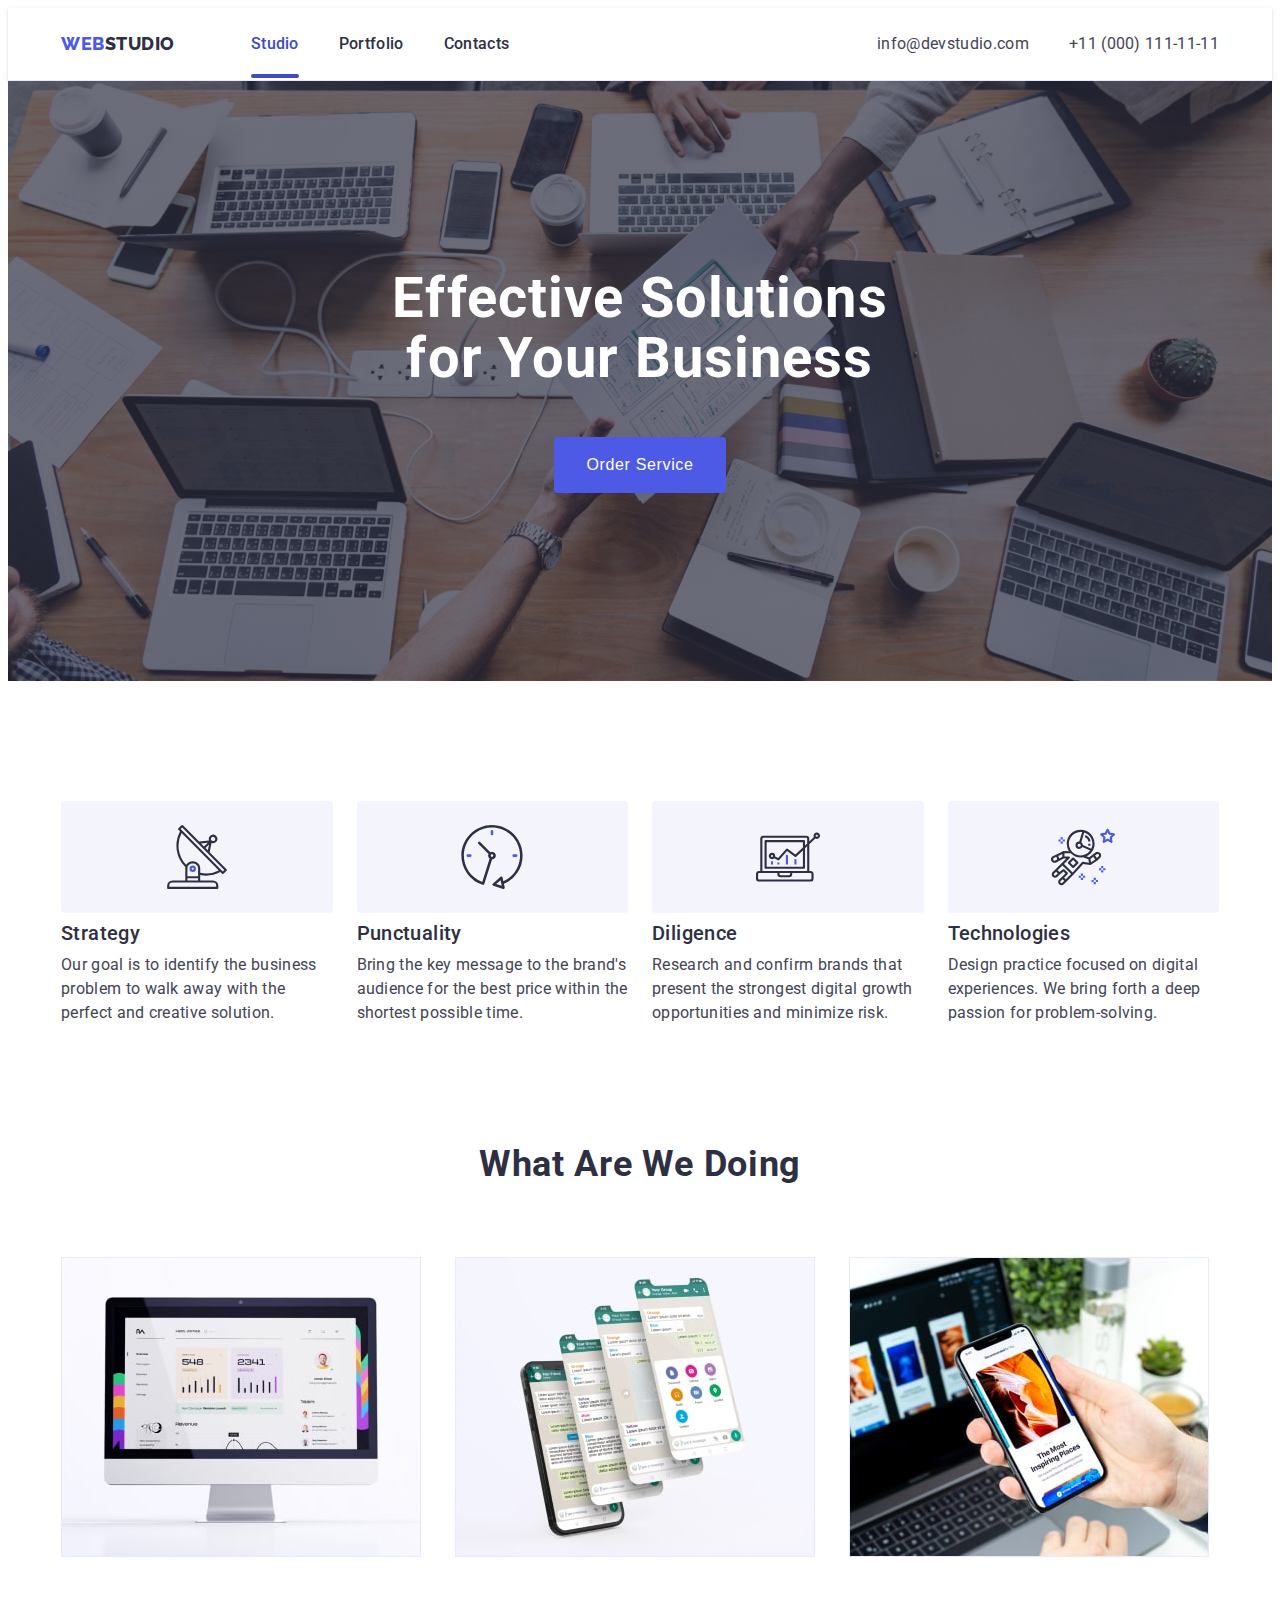
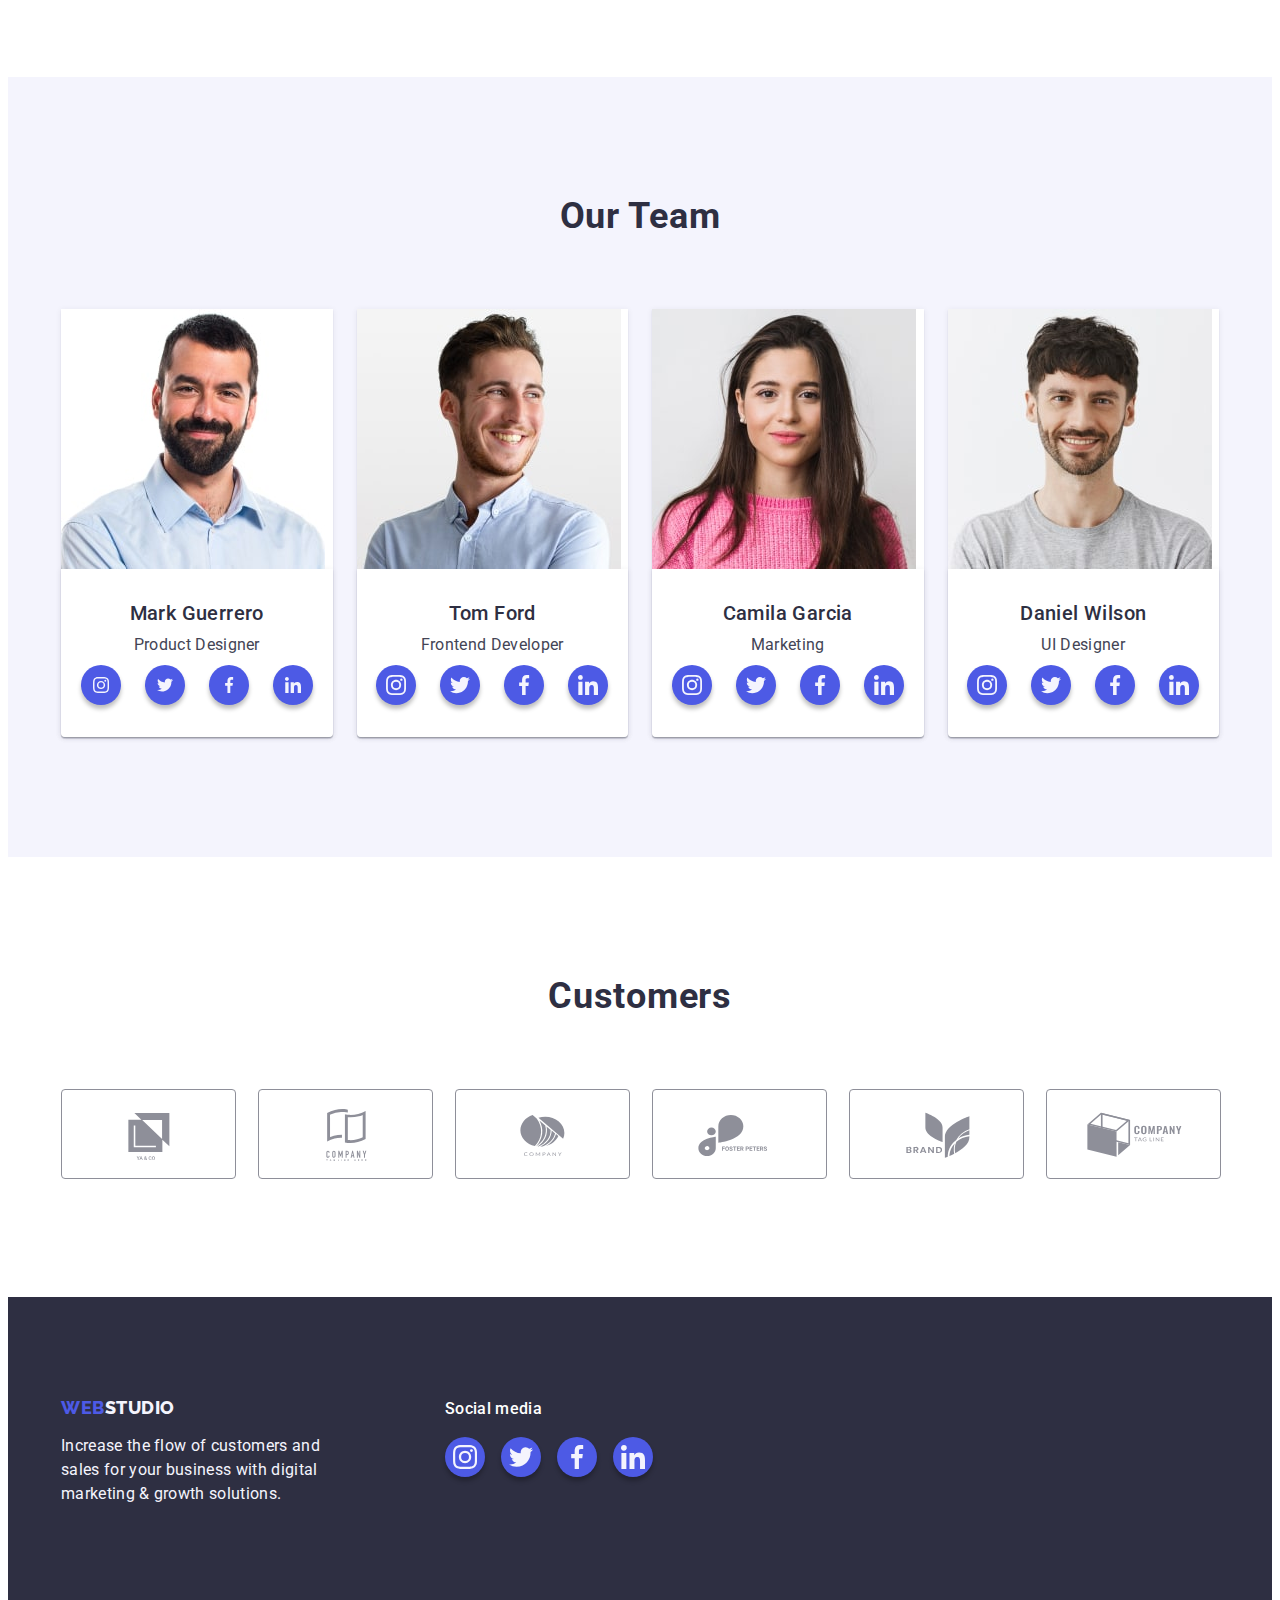
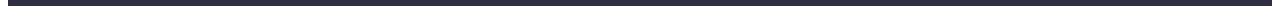
<file: index.html>
<!DOCTYPE html>
<html lang="en">
    <head>
        <meta charset="UTF-8">
        <meta http-equiv="X-UA-Compatible" content="IE=edge">
        <meta name="viewport" content="width=device-width, initial-scale=1.0">
        <title>Web Studio</title>
        <link rel="preconnect" href="https://fonts.googleapis.com">
        <link rel="preconnect" href="https://fonts.gstatic.com" crossorigin>
        <link href="https://fonts.googleapis.com/css2?family=Raleway:wght@800&family=Roboto:wght@400;500;700;900&display=swap"
            rel="stylesheet">
        <link rel="stylesheet" href="https://cdnjs.cloudflare.com/ajax/libs/modern-normalize/2.0.0/modern-normalize.min.css"
            integrity="sha512-4xo8blKMVCiXpTaLzQSLSw3KFOVPWhm/TRtuPVc4WG6kUgjH6J03IBuG7JZPkcWMxJ5huwaBpOpnwYElP/m6wg=="
            crossorigin="anonymous" referrerpolicy="no-referrer" />
        <link rel="stylesheet" href="./css/styles.css">
    </head>

    <body>
        <header class="header">
            <div class="container header-container">
                <nav class="header-nav">
                    <a href="./index.html" class="header-logo link">
                        Web<span class="header-logo-last">Studio</span>
                    </a>

                    <ul class="list header-menu">
                        <li><a href="./index.html" class="link header-menu-item current">Studio</a></li>
                        <li><a href="./portfolio.html" class="link header-menu-item">Portfolio</a></li>
                        <li><a href="" class="link header-menu-item">Contacts</a></li>
                    </ul>
                </nav>

                <address>
                    <ul class="list header-address">
                        <li><a href="mailto:info@devstudio.com" class="header-address-item link">info@devstudio.com</a></li>
                        <li><a href="tel:+110001111111" class="header-address-item link">+11 (000) 111-11-11</a></li>
                    </ul>
                </address>
            </div>
        </header>

        <main>
            <section class="hero">
                <div class="container">
                    <h1 class="hero-title">Effective Solutions for Your Business</h1>
                    <button type="button" class="hero-bottom-text" data-modal-open>Order Service</button>
                </div>
            </section>

            <section class="feature">
                <div class="container">
                    <h2 class="visually-hidden">Solutions</h2>

                    <ul class="list feature-list">
                        <li class="item">
                            <div class="feature-icon">
                                <svg class="team-soc-icon" width="64" height="64">
                                    <use href="./images/icons.svg#icon-antenna"></use>
                                </svg>
                            </div>
                            <h3 class="feature-list-head">Strategy</h3>
                            <p class="feature-item">
                                Our goal is to identify the business problem to walk away with the perfect and creative solution.
                            </p>
                        </li>

                        <li class="item">
                            <div class="feature-icon">
                                <svg class="team-soc-icon" width="64" height="64">
                                    <use href="./images/icons.svg#icon-clock"></use>
                                </svg>
                            </div>
                            <h3 class="feature-list-head">Punctuality</h3>
                            <p class="feature-item">
                                Bring the key message to the brand's audience for the best price within the shortest possible time.
                            </p>
                        </li>

                        <li class="item">
                            <div class="feature-icon">
                                <svg class="team-soc-icon" width="64" height="64">
                                    <use href="./images/icons.svg#icon-diagram"></use>
                                </svg>
                            </div>
                            <h3 class="feature-list-head">Diligence</h3>
                            <p class="feature-item">
                                Research and confirm brands that present the strongest digital growth opportunities and minimize risk.
                            </p>
                        </li>

                        <li class="item">
                            <div class="feature-icon">
                                <svg class="team-soc-icon" width="64" height="64">
                                    <use href="./images/icons.svg#icon-astronaut"></use>
                                </svg>
                            </div>
                            <h3 class="feature-list-head">Technologies</h3>
                            <p class="feature-item">
                                Design practice focused on digital experiences. We bring forth a deep passion for problem-solving.
                            </p>
                        </li>
                    </ul>
                </div>
            </section>

            <section class="doing">
                <div class="container">
                    <h2 class="doing-head">What are we doing</h2>
                    <ul class="link list doing-list">
                        <li class="item">
                            <img src="./images/doing/doing1.jpg" alt="Desktop" width="360" height="300" />
                        </li>

                        <li class="item">
                            <img src="./images/doing/doing2.jpg" alt="App for Mobile" width="360" height="300" />
                        </li>

                        <li class="item">
                            <img src="./images/doing/doing3.jpg" alt="Laptop" width="360" height="300" />
                        </li>
                    </ul>
                </div>
            </section>

            <section class="team">
                <div class="container">
                    <h2 class="team-head">Our Team</h2>

                    <ul class="list team-list">
                        <li class="team-list-item">
                            <img src="./images/team/team1.jpg" alt="Mark Guerrero" width="264" height="260" />
                            <div class="team-list-name">
                                <h3 class="team-h">Mark Guerrero</h3>
                                <p class="team-p">Product Designer</p>

                                <ul class="team-soc-list list">
                                    <li class="team-soc-item">
                                        <a href="" class="team-soc-link link" target="_blank" rel="noopener noreferrer">
                                            <svg class="team-soc-icon" width="16" height="16">
                                                <use href="./images/icons.svg#icon-instagram"></use>
                                            </svg>
                                        </a>
                                    </li>

                                    <li class="team-soc-item">
                                        <a href="" class="team-soc-link link" target="_blank" rel="noopener noreferrer">
                                            <svg class="team-soc-icon" width="16" height="16">
                                                <use href="./images/icons.svg#icon-twitter"></use>
                                            </svg>
                                        </a>
                                    </li>

                                    <li class="team-soc-item">
                                        <a href="" class="team-soc-link link" target="_blank" rel="noopener noreferrer">
                                            <svg class="team-soc-icon" width="16" height="16">
                                                <use href="./images/icons.svg#icon-facebook"></use>
                                            </svg>
                                        </a>
                                    </li>

                                    <li class="team-soc-item">
                                        <a href="" class="team-soc-link link" target="_blank" rel="noopener noreferrer">
                                            <svg class="team-soc-icon" width="16" height="16">
                                                <use href="./images/icons.svg#icon-linkedin"></use>
                                            </svg>
                                        </a>
                                    </li>
                                </ul>
                            </div>
                        </li>

                        <li class="team-list-item">
                            <img src="./images/team/team2.jpg" alt="Tom Ford" width="264" height="260" />
                            <div class="team-list-name">
                                <h3 class="team-h">Tom Ford</h3>
                                <p class="team-p">Frontend Developer</p>

                                <ul class="team-soc-list list">
                                    <li class="team-soc-item">
                                        <a href="" class="team-soc-link link" target="_blank" rel="noopener noreferrer">
                                            <svg class="team-soc-icon" width="20" height="20">
                                                <use href="./images/icons.svg#icon-instagram"></use>
                                            </svg>
                                        </a>
                                    </li>

                                    <li class="team-soc-item">
                                        <a href="" class="team-soc-link link" target="_blank" rel="noopener noreferrer">
                                            <svg class="team-soc-icon" width="20" height="20">
                                                <use href="./images/icons.svg#icon-twitter"></use>
                                            </svg>
                                        </a>
                                    </li>

                                    <li class="team-soc-item">
                                        <a href="" class="team-soc-link link" target="_blank" rel="noopener noreferrer">
                                            <svg class="team-soc-icon" width="20" height="20">
                                                <use href="./images/icons.svg#icon-facebook"></use>
                                            </svg>
                                        </a>
                                    </li>

                                    <li class="team-soc-item">
                                        <a href="" class="team-soc-link link" target="_blank" rel="noopener noreferrer">
                                            <svg class="team-soc-icon" width="20" height="20">
                                                <use href="./images/icons.svg#icon-linkedin"></use>
                                            </svg>
                                        </a>
                                    </li>
                                </ul>
                            </div>
                        </li>

                        <li class="team-list-item">
                            <img src="./images/team/team3.jpg" alt="Camila Garcia" width="264" height="260" />
                            <div class="team-list-name">
                                <h3 class="team-h">Camila Garcia</h3>
                                <p class="team-p">Marketing</p>

                                <ul class="team-soc-list list">
                                    <li class="team-soc-item">
                                        <a href="" class="team-soc-link link" target="_blank" rel="noopener noreferrer">
                                            <svg class="team-soc-icon" width="20" height="20">
                                                <use href="./images/icons.svg#icon-instagram"></use>
                                            </svg>
                                        </a>
                                    </li>

                                    <li class="team-soc-item">
                                        <a href="" class="team-soc-link link" target="_blank" rel="noopener noreferrer">
                                            <svg class="team-soc-icon" width="20" height="20">
                                                <use href="./images/icons.svg#icon-twitter"></use>
                                            </svg>
                                        </a>
                                    </li>

                                    <li class="team-soc-item">
                                        <a href="" class="team-soc-link link" target="_blank" rel="noopener noreferrer">
                                            <svg class="team-soc-icon" width="20" height="20">
                                                <use href="./images/icons.svg#icon-facebook"></use>
                                            </svg>
                                        </a>
                                    </li>

                                    <li class="team-soc-item">
                                        <a href="" class="team-soc-link link" target="_blank" rel="noopener noreferrer">
                                            <svg class="team-soc-icon" width="20" height="20">
                                                <use href="./images/icons.svg#icon-linkedin"></use>
                                            </svg>
                                        </a>
                                    </li>
                                </ul>
                            </div>
                        </li>

                        <li class="team-list-item">
                            <img src="./images/team/team4.jpg" alt="Daniel Wilson" width="264" height="260" />
                            <div class="team-list-name">
                                <h3 class="team-h">Daniel Wilson</h3>
                                <p class="team-p">UI Designer</p>

                                <ul class="team-soc-list list">
                                    <li class="team-soc-item">
                                        <a href="" class="team-soc-link link" target="_blank" rel="noopener noreferrer">
                                            <svg class="team-soc-icon" width="20" height="20">
                                                <use href="./images/icons.svg#icon-instagram"></use>
                                            </svg>
                                        </a>
                                    </li>

                                    <li class="team-soc-item">
                                        <a href="" class="team-soc-link link" target="_blank" rel="noopener noreferrer">
                                            <svg class="team-soc-icon" width="20" height="20">
                                                <use href="./images/icons.svg#icon-twitter"></use>
                                            </svg>
                                        </a>
                                    </li>

                                    <li class="team-soc-item">
                                        <a href="" class="team-soc-link link" target="_blank" rel="noopener noreferrer">
                                            <svg class="team-soc-icon" width="20" height="20">
                                                <use href="./images/icons.svg#icon-facebook"></use>
                                            </svg>
                                        </a>
                                    </li>

                                    <li class="team-soc-item">
                                        <a href="" class="team-soc-link link" target="_blank" rel="noopener noreferrer">
                                            <svg class="team-soc-icon" width="20" height="20">
                                                <use href="./images/icons.svg#icon-linkedin"></use>
                                            </svg>
                                        </a>
                                    </li>
                                </ul>
                            </div>
                        </li>
                    </ul>
                </div>
            </section>

            <section class="customers">
                <div class="container">
                    <h2 class="header-customers">Customers</h2>

                    <ul class="customers-list list">
                        <li class="item">
                            <a href="" class="customers-link link">
                                <svg class="customers-icon" width = '104' height = '56'>
                                    <use href="./images/icons.svg#icon-Logo_customer1"></use>
                                </svg>
                            </a>
                        </li>

                        <li class="item">
                            <a href="" class="customers-link link">
                                <svg class="customers-icon" width = '104' height = '56'>
                                    <use href="./images/icons.svg#icon-Logo_customer2"></use>
                                </svg>
                            </a>
                        </li>

                        <li class="item">
                            <a href="" class="customers-link link">
                                <svg class="customers-icon" width = '104' height = '56'>
                                    <use href="./images/icons.svg#icon-Logo_customer3"></use>
                                </svg>
                            </a>
                        </li>

                        <li class="item">
                            <a href="" class="customers-link link">
                                <svg class="customers-icon" width = '104' height = '56'>
                                    <use href="./images/icons.svg#icon-Logo_customer4"></use>
                                </svg>
                            </a>
                        </li>

                        <li class="item">
                            <a href="" class="customers-link link">
                                <svg class="customers-icon" width = '104' height = '56'>
                                    <use href="./images/icons.svg#icon-Logo_customer5"></use>
                                </svg>
                            </a>
                        </li>

                        <li class="item">
                            <a href="" class="customers-link link">
                                <svg class="customers-icon" width = '104' height = '56'>
                                    <use href="./images/icons.svg#icon-Logo_customer6"></use>
                                </svg>
                            </a>
                        </li>
                    </ul>
                </div>
            </section>
        </main>

        <footer class="footer">
            <div class="container footer-container">
        
                <div class="container footer-blok">
                    <a href="./index.html" class="footer-logo link">
                        Web<span class="footer-logo-last">Studio</span>
                    </a>
                    <p class="footer-title">
                        Increase the flow of customers and sales for your business with digital marketing & growth solutions.
                    </p>
                </div>
        
                <div class="container footer-blok">
                    <p class="footer-h">Social media</p>
                    
                    <ul class="footer-list list">
                        <li class="footer-item">
                            <a href="" class="footer-link link" target="_blank" rel="noopener noreferrer">
                                <svg class="footer-icon" width="24" height="24">
                                    <use href="./images/icons.svg#icon-instagram"></use>
                                </svg>
                            </a>
                        </li>
        
                        <li class="footer-item">
                            <a href="" class="footer-link link" target="_blank" rel="noopener noreferrer">
                                <svg class="footer-icon" width="24" height="24">
                                    <use href="./images/icons.svg#icon-twitter"></use>
                                </svg>
                            </a>
                        </li>
        
                        <li class="footer-item">
                            <a href="" class="footer-link link" target="_blank" rel="noopener noreferrer">
                                <svg class="footer-icon" width="24" height="24">
                                    <use href="./images/icons.svg#icon-facebook"></use>
                                </svg>
                            </a>
                        </li>
        
                        <li class="footer-item">
                            <a href="" class="footer-link link" target="_blank" rel="noopener noreferrer">
                                <svg class="footer-icon" width="24" height="24">
                                    <use href="./images/icons.svg#icon-linkedin"></use>
                                </svg>
                            </a>
                        </li>
                    </ul>
                </div>
        
            </div>
        </footer>

        <div class="backdrop is-hidden" data-modal>
            <div class="modal">
                <button type="button" class="modal-close" data-modal-close>
                    <svg class="modal-close-icon" width="8" height="8">
                        <use href="./images/icons.svg#close-icon"></use>
                    </svg>
                </button>
            </div>
        </div>

        <script src="./js/modal.js"></script>
    </body>
</html>
</file>
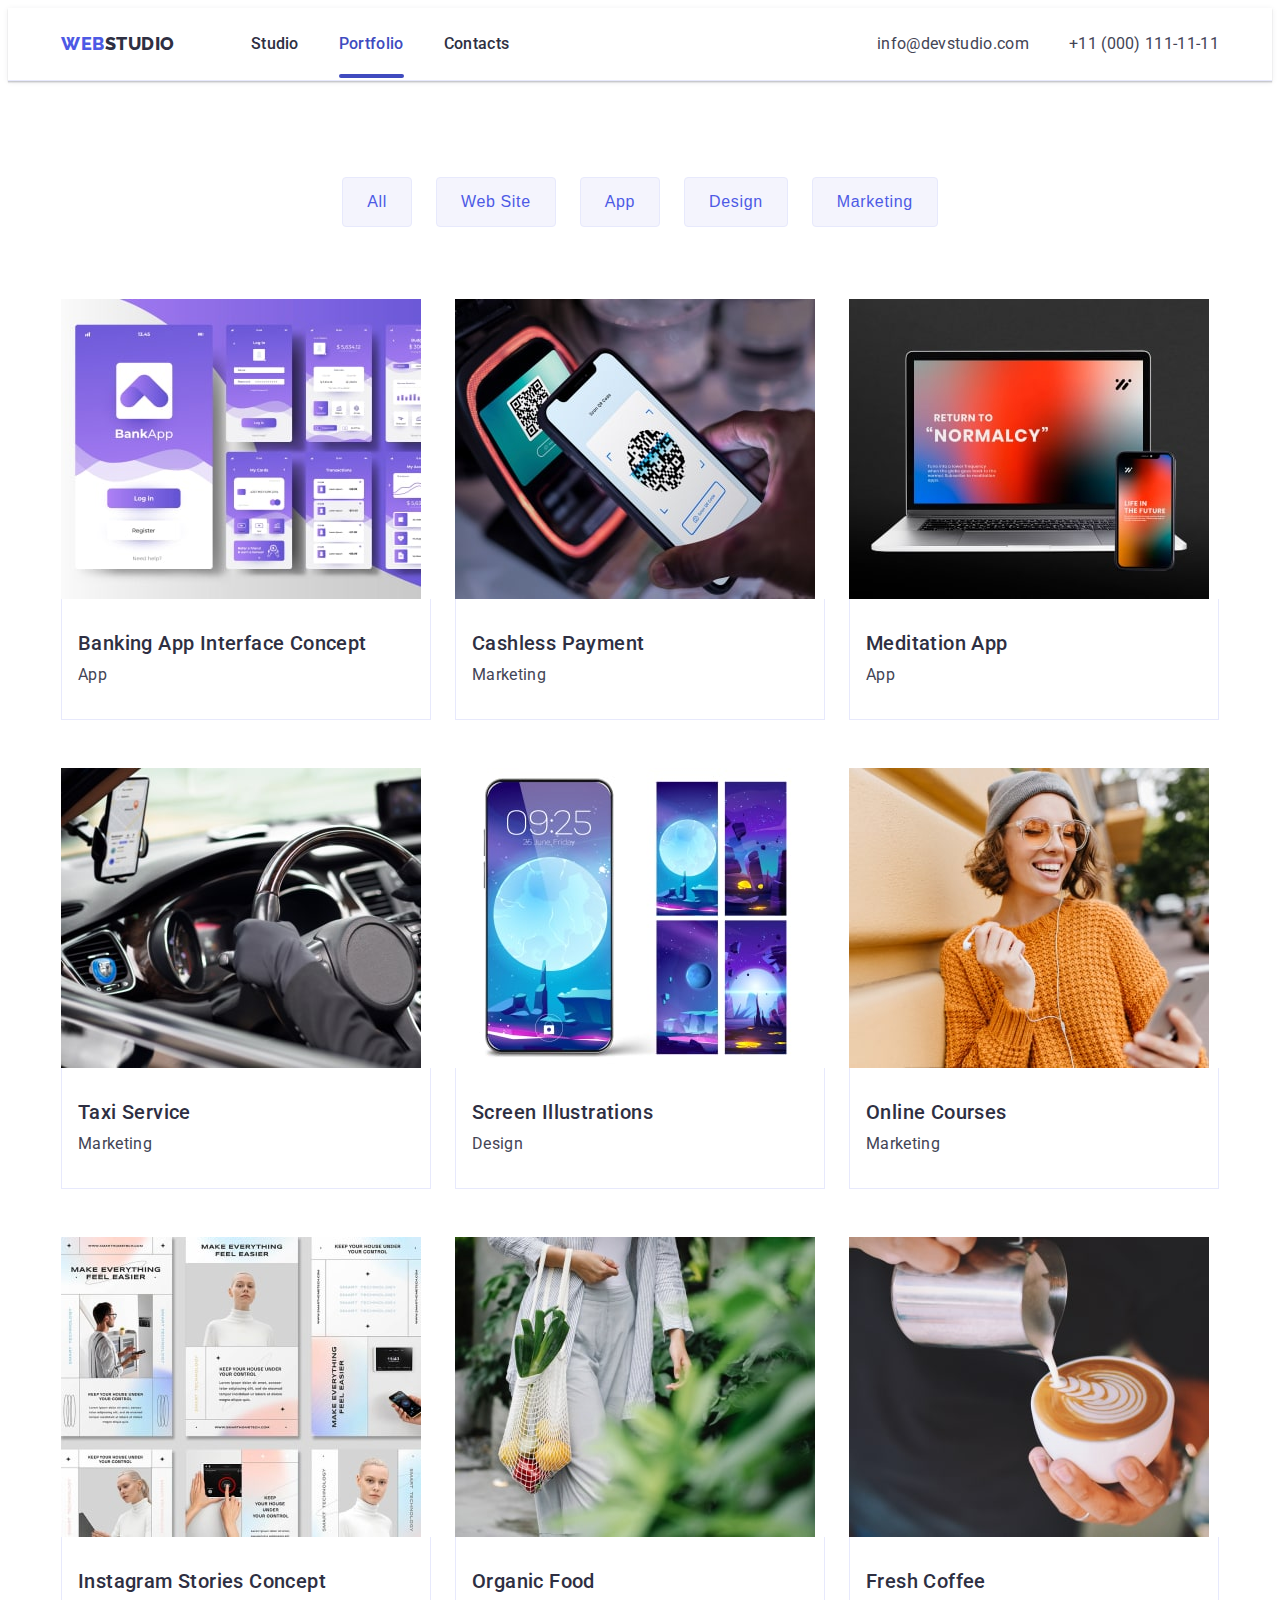
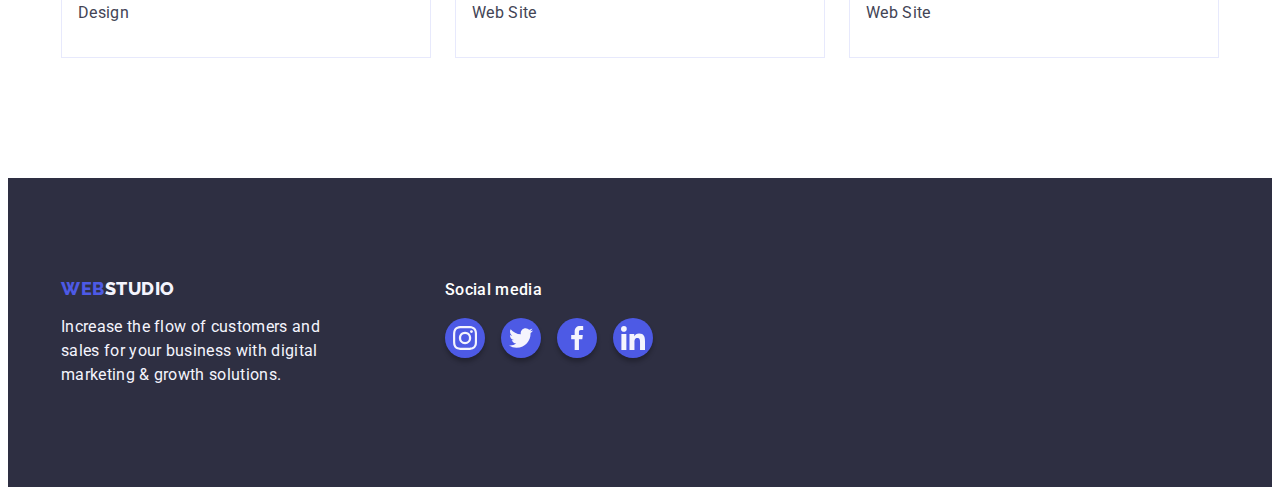
<file: portfolio.html>
<!DOCTYPE html>
<html lang="en">

    <head>
        <meta charset="UTF-8">
        <meta http-equiv="X-UA-Compatible" content="IE=edge">
        <meta name="viewport" content="width=device-width, initial-scale=1.0">
        <title>Web Studio</title>
        <link rel="preconnect" href="https://fonts.googleapis.com">
        <link rel="preconnect" href="https://fonts.gstatic.com" crossorigin>
        <link href="https://fonts.googleapis.com/css2?family=Raleway:wght@800&family=Roboto:wght@400;500;700;900&display=swap"
            rel="stylesheet">
        <link rel="stylesheet" href="https://cdnjs.cloudflare.com/ajax/libs/modern-normalize/2.0.0/modern-normalize.min.css"
            integrity="sha512-4xo8blKMVCiXpTaLzQSLSw3KFOVPWhm/TRtuPVc4WG6kUgjH6J03IBuG7JZPkcWMxJ5huwaBpOpnwYElP/m6wg=="
            crossorigin="anonymous" referrerpolicy="no-referrer">
        <link rel="stylesheet" href="./css/styles.css">
    </head>

    <body>
        
        <header class="header">
            <div class="container header-container">
                <nav class="header-nav">
                    <a href="./index.html" class="header-logo link">
                        Web<span class="header-logo-last">Studio</span>
                    </a>

                    <ul class="list header-menu">
                        <li><a href="./index.html" class="link header-menu-item">Studio</a></li>
                        <li><a href="./portfolio.html" class="link header-menu-item current">Portfolio</a></li>
                        <li><a href="" class="link header-menu-item">Contacts</a></li>
                    </ul>
                </nav>
                
                <address>
                    <ul class="list header-address">
                        <li><a href="mailto:info@devstudio.com" class="header-address-item link">info@devstudio.com</a></li>
                        <li><a href="tel:+110001111111" class="header-address-item link">+11 (000) 111-11-11</a></li>
                    </ul>
                </address>
            </div>
        </header>

        <main>
            <section class="filter">
                <div class="container">
                    <h1 class="visually-hidden">Portfolio</h1>
                    <ul class="list filter-list">
                        <li><button type="button" class="filter-btn">All</button></li>
                        <li><button type="button" class="filter-btn">Web Site</button></li>
                        <li><button type="button" class="filter-btn">App</button></li>
                        <li><button type="button" class="filter-btn">Design</button></li>
                        <li><button type="button" class="filter-btn">Marketing</button></li>
                    </ul>

                    <ul class="list link card-list">
                        <li class="link item">
                            <a href="" class="link card-list-project">
                                <div class="card-cover-wrap">
                                    <img src="./images/portfolio/BankingApp221-min.jpg" alt="Banking App Interface Concept" width="360" height="300" />
                                    <p class="card-cover-text">
                                        14 Stylish and User-Friendly App Design Concepts · Task Manager App · Calorie Tracker App · Exotic Fruit Ecommerce App ·
                                        Cloud Storage App
                                    </p>
                                </div>

                                <div class="card-list-container">
                                    <h2 class="card-list-h">Banking App Interface Concept</h2>
                                    <p class="card-list-p">App</p>
                                </div>
                            </a>
                        </li>

                        <li class="link item">
                            <a href="" class="link card-list-project">
                                <div class="card-cover-wrap">
                                    <img src="./images/portfolio/CashlessPayment222-min.jpg" alt="Cashless Payment" width="360" height="300" />
                                    <p class="card-cover-text">
                                        14 Stylish and User-Friendly App Design Concepts · Task Manager App · Calorie Tracker App · Exotic Fruit Ecommerce App ·
                                        Cloud Storage App
                                    </p>
                                </div>
                                
                                <div class="card-list-container">
                                    <h2 class="card-list-h">Cashless Payment</h2>
                                    <p class="card-list-p">Marketing</p>
                                </div>
                            </a>
                        </li>

                        <li class="link item">
                            <a href="" class="link card-list-project">
                                <div class="card-cover-wrap">
                                    <img src="./images/portfolio/Medition223-min.jpg" alt="Meditation App" width="360" height="300" />
                                    <p class="card-cover-text">
                                        14 Stylish and User-Friendly App Design Concepts · Task Manager App · Calorie Tracker App · Exotic Fruit
                                        Ecommerce App ·
                                        Cloud Storage App
                                    </p>
                                </div>

                                <div class="card-list-container">
                                    <h2 class="card-list-h">Meditation App</h2>
                                    <p class="card-list-p">App</p>
                                </div>
                            </a>
                        </li>

                        <li class="link item">
                            <a href="" class="link card-list-project">
                                <div class="card-cover-wrap">
                                    <img src="./images/portfolio/TaxiService231-min.jpg" alt="Taxi Service" width="360" height="300" />
                                    <p class="card-cover-text">
                                        14 Stylish and User-Friendly App Design Concepts · Task Manager App · Calorie Tracker App · Exotic Fruit
                                        Ecommerce App ·
                                        Cloud Storage App
                                    </p>
                                </div>

                                <div class="card-list-container">
                                    <h2 class="card-list-h">Taxi Service</h2>
                                    <p class="card-list-p">Marketing</p>
                                </div>
                            </a>
                        </li>

                        <li class="link item">
                            <a href="" class="link card-list-project">
                                <div class="card-cover-wrap">
                                    <img src="./images/portfolio/ScreenIllusrations232-min.jpg" alt="Screen Illustrations" width="360" height="300" />
                                    <p class="card-cover-text">
                                        14 Stylish and User-Friendly App Design Concepts · Task Manager App · Calorie Tracker App · Exotic Fruit
                                        Ecommerce App ·
                                        Cloud Storage App
                                    </p>
                                </div>

                                <div class="card-list-container">
                                    <h2 class="card-list-h">Screen Illustrations</h2>
                                    <p class="card-list-p">Design</p>
                                </div>
                            </a>
                        </li>

                        <li class="link item">
                            <a href="" class="link card-list-project">
                                <div class="card-cover-wrap">
                                    <img src="./images/portfolio/OnlineCourses233-min.jpg" alt="Online Courses" width="360" height="300" />
                                    <p class="card-cover-text">
                                        14 Stylish and User-Friendly App Design Concepts · Task Manager App · Calorie Tracker App · Exotic Fruit
                                        Ecommerce App ·
                                        Cloud Storage App
                                    </p>
                                </div>
                                
                                <div class="card-list-container">
                                    <h2 class="card-list-h">Online Courses</h2>
                                    <p class="card-list-p">Marketing</p>
                                </div>
                            </a>
                        </li>

                        <li class="link item">
                            <a href="" class="link card-list-project">
                                <div class="card-cover-wrap">
                                    <img src="./images/portfolio/InstagramStoriesConcept241-min.jpg" alt="Instagram Stories Concept" width="360" height="300" />
                                    <p class="card-cover-text">
                                        14 Stylish and User-Friendly App Design Concepts · Task Manager App · Calorie Tracker App · Exotic Fruit
                                        Ecommerce App ·
                                        Cloud Storage App
                                    </p>
                                </div>
                                
                                <div class="card-list-container">
                                    <h2 class="card-list-h">Instagram Stories Concept</h2>
                                    <p class="card-list-p">Design</p>
                                </div>
                            </a>
                        </li>

                        <li class="link item">
                            <a href="" class="link card-list-project">
                                <div class="card-cover-wrap">
                                    <img src="./images/portfolio/OrganicFood242-min.jpg" alt="Organic Food" width="360" height="300" />
                                    <p class="card-cover-text">
                                        14 Stylish and User-Friendly App Design Concepts · Task Manager App · Calorie Tracker App · Exotic Fruit
                                        Ecommerce App ·
                                        Cloud Storage App
                                    </p>
                                </div>
                                
                                <div class="card-list-container">
                                    <h2 class="card-list-h">Organic Food</h2>
                                    <p class="card-list-p">Web Site</p>
                                </div>
                            </a>
                        </li>

                        <li class="link item">
                            <a href="" class="link card-list-project">
                                <div class="card-cover-wrap">
                                    <img src="./images/portfolio/FreshCoffee243-min.jpg" alt="Fresh Coffee" width="360" height="300" />
                                    <p class="card-cover-text">
                                        14 Stylish and User-Friendly App Design Concepts · Task Manager App · Calorie Tracker App · Exotic Fruit
                                        Ecommerce App ·
                                        Cloud Storage App
                                    </p>
                                </div>
                                
                                <div class="card-list-container">
                                    <h2 class="card-list-h">Fresh Coffee</h2>
                                    <p class="card-list-p">Web Site</p>
                                </div>
                            </a>
                        </li>
                    </ul>
                    
                </div>
            </section>
        </main>

        <footer class="footer">
            <div class="container footer-container">
        
                <div class="container footer-blok">
                    <a href="./index.html" class="footer-logo link">
                        Web<span class="footer-logo-last">Studio</span>
                    </a>
                    <p class="footer-title">
                        Increase the flow of customers and sales for your business with digital marketing & growth solutions.
                    </p>
                </div>
        
                <div class="container footer-blok">
                    <p class="footer-h">Social media</p>
                    <ul class="footer-list list">
                        <li class="footer-item">
                            <a href="" class="footer-link link" target="_blank" rel="noopener noreferrer">
                                <svg class="footer-icon" width="24" height="24">
                                    <use href="./images/icons.svg#icon-instagram"></use>
                                </svg>
                            </a>
                        </li>
        
                        <li class="footer-item">
                            <a href="" class="footer-link link" target="_blank" rel="noopener noreferrer">
                                <svg class="footer-icon" width="24" height="24">
                                    <use href="./images/icons.svg#icon-twitter"></use>
                                </svg>
                            </a>
                        </li>
        
                        <li class="footer-item">
                            <a href="" class="footer-link link" target="_blank" rel="noopener noreferrer">
                                <svg class="footer-icon" width="24" height="24">
                                    <use href="./images/icons.svg#icon-facebook"></use>
                                </svg>
                            </a>
                        </li>
        
                        <li class="footer-item">
                            <a href="" class="footer-link link" target="_blank" rel="noopener noreferrer">
                                <svg class="footer-icon" width="24" height="24">
                                    <use href="./images/icons.svg#icon-linkedin"></use>
                                </svg>
                            </a>
                        </li>
                    </ul>
                </div>
        
            </div>
        </footer>
    </body>
</html>
</file>
<file: css/styles.css>
:root {
    --primary-brand: #4D5AE5;
    --pressed-state: #404BBF;
    --dark: #2E2F42;
    --success: #31D0AA;
    --text: #434455;
    --subtle-text: #8E8F99;
    --accent: #E7E9FC;
    --light: #F4F4FD;
    --modal-overlay: #ABACB3;
    --hero-background: #6D6D7B;
    --white-background: #FFFFFF;
    --modal-background: #FCFCFC;
    --primaty-font: 'Roboto', sans-serif;
    --card-set-gap: 24px;
}

body {
    font-family: var(--primaty-font);
    background-color: var(--white-background);
    color: var(--text);
}

p,
h1,
h2,
h3,
h4,
h5,
h6 {
    margin-top: 0;
    margin-bottom: 0;
}

ul,
ol {
    margin-top: 0;
    margin-bottom: 0;
    padding-left: 0;
}

.list {
    list-style-type: none;
}

.link {
    text-decoration: none;
}

button {
    cursor: pointer;
}

img {
    display: block;
    max-width: 100%;
    height: auto;
}

.visually-hidden {
    position: absolute;
    width: 1px;
    height: 1px;
    margin: -1px;
    border: 0;
    padding: 0;
    white-space: nowrap;
    clip-path: inset(100%);
    clip: rect(0 0 0 0);
    overflow: hidden;
}

.container {
    max-width: 1158px;
    padding-right: 15px;
    padding-left: 15px;
    margin-left: auto;
    margin-right: auto;
}

/**-------------- HEADER------------------ */

.header {
    background-color: var(--white-background);
    border-bottom: 1px solid var(--accent);
    box-shadow: 0px 2px 1px rgba(46, 47, 66, 0.08),
        0px 1px 1px rgba(46, 47, 66, 0.16),
        0px 1px 6px rgba(46, 47, 66, 0.08);
}

.header-container {
    display: flex;
    align-items: center;
    justify-content: space-between;
}

.header-nav {
    display: flex;
    align-items: center;
}

.header-logo {
    font-family: 'Raleway', sans-serif;
    font-weight: 800;
    font-size: 18px;
    line-height: 1.17;
    letter-spacing: 0.03em;
    text-transform: uppercase;
    color: var(--primary-brand);
    margin-right: 76px;
}

.header-logo-last {
    color: var(--dark);
}

.header-menu {
    display: flex;
    align-items: center;
    gap: 40px;
}

.header-menu-item {
    font-weight: 500;
    font-size: 16px;
    line-height: 1.5;
    letter-spacing: 0.02em;
    color: var(--dark);
    padding: 24px 0;
    position: relative;
    transition: color 250ms cubic-bezier(0.4, 0, 0.2, 1);
}

.header-menu-item:hover,
.header-menu-item:focus {
    color: var(--pressed-state);
}

.link.header-menu-item.current {
    color: var(--pressed-state);
}

.header-menu-item.current:after {
    content: "";
    position: absolute;
    width: 100%;
    height: 4px;
    left: 0px;
    bottom: -1px;
    background: var(--pressed-state);
    border-radius: 2px;
}

.header-address {
    color: var(--dark);
    display: flex;
    align-items: center;
    padding: 24px 0;
    gap: 40px;
}

.header-address-item {
    font-style: normal;
    font-size: 16px;
    line-height: 1.5;
    letter-spacing: 0.02em;
    color: var(--text);
    transition: color 250ms cubic-bezier(0.4, 0, 0.2, 1);
}

.header-address-item:hover,
.header-address-item:focus {
    color: var(--pressed-state);
}

/**-------------- HERO------------------ */

.hero {
    background: var(--hero-background);
    padding: 188px 0px;
    text-align: center;
    background-image: linear-gradient(rgba(46, 47, 66, 0.7), rgba(46, 47, 66, 0.7)), url(../images/office.jpg);
    margin: auto;
    max-width: 1440px;
    background-repeat: no-repeat;
    background-position: center;
    background-size: cover;
}

.hero-title {
    font-size: 56px;
    line-height: 1.07;
    letter-spacing: 0.02em;
    color: var(--white-background);
    margin-left: auto;
    margin-right: auto;
    margin-bottom: 48px;
    max-width: 496px;
}

.hero-bottom-text {
    font-weight: 500;
    font-size: 16px;
    line-height: 1.5;
    background-color: var(--primary-brand);
    color: var(--white-background);
    letter-spacing: 0.04em;
    padding: 16px 32px;
    border: none;
    border-radius: 4px;
    display: block;
    margin: 0 auto;
    min-width: 169px;
    height: 56px;
    transition: background-color 250ms cubic-bezier(0.4, 0, 0.2, 1);
}

.hero-bottom-text:hover,
.hero-bottom-text:focus {
    background-color: var(--pressed-state);
}

/**-------------- Feature--------------- */

.feature {
    padding: 120px 0px;
}

.feature-list {
    display: flex;
    gap: 24px;
}

.feature-list>.item {
    flex-basis: calc((100% - 72px) / 4);
}

.feature-list-head {
    font-weight: 500;
    font-size: 20px;
    line-height: 1.2;
    letter-spacing: 0.02em;
    color: var(--dark);
    margin-bottom: 8px;
}

.feature-item {
    font-size: 16px;
    line-height: 1.5;
    letter-spacing: 0.02em;
}

.feature-icon {
    width: 100%;
    background: var(--light);
    border-radius: 4px;
    display: flex;
    align-items: center;
    justify-content: center;
    padding: 24px 0;
    margin-bottom: 8px;
}

/**-------------- doing------------------ */

.doing {
    padding-bottom: 120px;
}

.doing-head {
    font-size: 36px;
    line-height: 1.11;
    text-align: center;
    letter-spacing: 0.02em;
    text-transform: capitalize;
    color: var(--dark);
    margin-bottom: 72px;
}

.doing-list {
    display: flex;
    gap: 24px;
}

.doing-list>.item {
    flex-basis: calc((100% - 48px) / 3);
}

/**-------------- Team------------------ */

.team {
    background: var(--light);
    padding: 120px 0;
}

.team-head {
    font-size: 36px;
    line-height: 1.11;
    text-align: center;
    letter-spacing: 0.02em;
    text-transform: capitalize;
    color: var(--dark);
    margin-bottom: 72px;
}

.team-list {
    display: flex;
    justify-content: center;
    gap: 24px;
}

.team-list-item {
    background-color: var(--white-background);
    flex-basis: calc((100% - 72px) / 4);
    border-radius: 0px 0px 4px 4px;
    box-shadow: 0px 1px 6px rgba(46, 47, 66, 0.08),
        0px 1px 1px rgba(46, 47, 66, 0.16),
        0px 2px 1px rgba(46, 47, 66, 0.08);
}

.team-list-name {
    padding: 32px 0;
    background-color: var(--white-background);
    box-shadow: 0px 1px 6px rgba(46, 47, 66, 0.08), 0px 1px 1px rgba(46, 47, 66, 0.16), 0px 2px 1px rgba(46, 47, 66, 0.08);
    border-radius: 0px 0px 4px 4px;
    flex: none;
    order: 0;
    flex-grow: 0;
    z-index: 0;
}

.team-h {
    font-weight: 500;
    font-size: 20px;
    line-height: 1.2;
    text-align: center;
    letter-spacing: 0.02em;
    color: var(--dark);
    margin-bottom: 8px;
}

.team-p {
    font-size: 16px;
    line-height: 1.5;
    text-align: center;
    letter-spacing: 0.02em;
    margin-bottom: 8px;
}

.team-soc-list {
    display: flex;
    justify-content: center;
    gap: 24px;
    flex-shrink: 0;
}

.team-soc-item {
    width: 40px;
    height: 40px;
}

.team-soc-link {
    display: flex;
    align-items: center;
    justify-content: center;
    width: 100%;
    height: 100%;
    background-color: var(--primary-brand);
    border-radius: 50%;
    box-shadow: 0px 4px 4px rgba(0, 0, 0, 0.25);
    transition: background-color 250ms cubic-bezier(0.4, 0, 0.2, 1);
}

.team-soc-link:hover,
.team-soc-link:focus {
    background-color: var(--pressed-state);
}

.team-soc-icon {
    fill: var(--light);
}

/**============== Portfolio ============= */

/**------------- Filter btn------------- */

.filter {
    padding: 96px 0px 120px 0px;
}

.filter-list {
    display: flex;
    justify-content: center;
    gap: 24px;
    margin-bottom: 72px;
}

.filter-btn {
    flex-direction: row;
    display: flex;
    flex: none;
    order: 1;
    flex-grow: 0;
    padding: 12px 24px;
    border: 1px solid var(--accent);
    border-radius: 4px;
    font-weight: 500;
    font-size: 16px;
    line-height: 1.5;
    text-align: center;
    letter-spacing: 0.04em;
    background-color: var(--light);
    color: var(--primary-brand);
    transition: color 250ms cubic-bezier(0.4, 0, 0.2, 1), 
        background-color 250ms cubic-bezier(0.4, 0, 0.2, 1), 
        border-color 250ms cubic-bezier(0.4, 0, 0.2, 1), 
        box-shadow 250ms cubic-bezier(0.4, 0, 0.2, 1);
}

.filter-btn:hover,
.filter-btn:focus {
    background-color: var(--pressed-state);
    box-shadow: 0px 3px 1px rgba(0, 0, 0, 0.1),
        0px 2px 1px rgba(0, 0, 0, 0.08),
        0px 2px 2px rgba(0, 0, 0, 0.12);
    color: var(--white-background);
    border: 1px solid transparent;
}

/**------------- Project card------------- */

.card-list {
    display: flex;
    flex-wrap: wrap;
    column-gap: 24px;
    row-gap: 48px;
}

.card-list-container {
    padding: 32px 16px;
    border: 1px solid var(--accent);
    border-top: none;
}

.card-list>.item {
    flex-basis: calc((100% - 48px) / 3);
}

.card-list-project {
    display: block;
    transition: box-shadow 250ms cubic-bezier(0.4, 0, 0.2, 1);
}

.card-list-project:hover,
.card-list-project:focus {
    box-shadow: 0px 1px 6px rgba(46, 47, 66, 0.08),
        0px 1px 1px rgba(46, 47, 66, 0.16),
        0px 2px 1px rgba(46, 47, 66, 0.08);
}

.card-list-project:hover .card-cover-text,
.card-list-project:focus .card-cover-text {
    transform: translateY(0);
}

.card-cover-wrap {
    position: relative;
    overflow: hidden;
}

.card-cover-text {
    position: absolute;
    top: 0;
    color: var(--light);
    font-size: 16px;
    line-height: 1.5;
    letter-spacing: 0.02em;
    padding: 40px 32px;
    background-color: var(--primary-brand);
    height: 100%;
    transform: translateY(100%);
    transition: transform 250ms cubic-bezier(0.4, 0, 0.2, 1);
}

.card-list-h {
    font-weight: 500;
    font-size: 20px;
    line-height: 1.2;
    letter-spacing: 0.02em;
    color: var(--dark);
    margin-bottom: 8px;
}

.card-list-p {
    font-size: 16px;
    line-height: 1.5;
    letter-spacing: 0.02em;
    color: var(--text);
}

/**-------------- Customers------------------ */

.customers {
    padding-top: 120px;
    padding-bottom: 120px;
}

.header-customers {
    font-size: 36px;
    line-height: 1.11;
    text-align: center;
    letter-spacing: 0.02em;
    text-transform: capitalize;
    color: var(--dark);
    margin-bottom: 72px;
}

.customers-list {
    display: flex;
    gap: 24px;
}

.customers-list>.item {
    flex-basis: calc((100% - 120px) / 6);
    height: 88px;
}

.customers-link {
    width: 100%;
    height: 100%;
    border: 1px solid var(--subtle-text);
    border-radius: 4px;
    display: flex;
    align-items: center;
    justify-content: center;
    color: var(--subtle-text);
    transition: border-color 250ms cubic-bezier(0.4, 0, 0.2, 1), color 250ms cubic-bezier(0.4, 0, 0.2, 1);
}

.customers-link:hover,
.customers-link:focus {
    border-color: var(--pressed-state);
    color: var(--pressed-state);
}

.customers-icon {
    fill: currentColor;
}

/**-------------- Footer------------------ */

.footer {
    background-color: var(--dark);
    padding: 100px 0;
}

.footer-container {
    display: flex;
    align-items: baseline;
}

.footer-blok {
    padding: 0;
    margin: 0;
    margin-right: 120px;
}

.footer-logo {
    font-family: 'Raleway', sans-serif;
    font-weight: 800;
    font-size: 18px;
    line-height: 1.17;
    letter-spacing: 0.03em;
    text-transform: uppercase;
    color: var(--primary-brand);
    display: inline-block;
    margin-bottom: 16px;
}

.footer-logo-last {
    color: var(--light);
}

.footer-title {
    font-size: 16px;
    line-height: 1.5;
    letter-spacing: 0.02em;
    color: var(--light);
    width: 264px;
}

.footer-h {
    font-weight: 500;
    margin-bottom: 8px;
    font-size: 16px;
    line-height: 1.5;
    letter-spacing: 0.02em;
    color: var(--white-background);
    margin-right: auto;
    margin-bottom: 16px;
}

.footer-list {
    display: flex;
    margin-right: auto;
    gap: 16px;
    flex-shrink: 0;
}

.footer-item {
    width: 40px;
    height: 40px;
}

.footer-link {
    display: flex;
    align-items: center;
    justify-content: center;
    width: 100%;
    height: 100%;
    background-color: var(--primary-brand);
    border-radius: 50%;
    box-shadow: 0px 4px 4px rgba(0, 0, 0, 0.25);
    transition: background-color 250ms cubic-bezier(0.4, 0, 0.2, 1);
}

.footer-link:hover,
.footer-link:focus {
    background-color: var(--success);
}

.footer-icon {
    fill: var(--light);
}

/**-------------- Modal------------------ */

.backdrop {
    position: fixed;
    top: 0;
    left: 0;
    width: 100%;
    height: 100%;
    align-items: center;
    background-color: rgba(46, 47, 66, 0.4);
    transition: opacity 250ms cubic-bezier(0.4, 0, 0.2, 1), visibility 250ms cubic-bezier(0.4, 0, 0.2, 1);
}

.is-hidden {
    visibility: hidden;
    opacity: 0;
    pointer-events: none;
}

.modal {
    position: absolute;
    top: 50%;
    left: 50%;
    transform: translate(-50%, -50%) scale(1);
    width: 408px;
    min-height: 584px;
    background: var(--modal-background);
    box-shadow: 0px 1px 1px rgba(0, 0, 0, 0.14), 0px 1px 3px rgba(0, 0, 0, 0.12), 0px 2px 1px rgba(0, 0, 0, 0.2);
    border-radius: 4px;
    padding: 24px;
    transition: transform 250ms cubic-bezier(0.4, 0, 0.2, 1);
}

.backdrop.is-hidden .modal {
    transform: translate(-50%, -50%) scaleY(0);
}

.modal-close {
    display: flex;
    align-items: center;
    justify-content: center;
    width: 24px;
    height: 24px;
    top: 24px;
    right: 24px;
    position: absolute;
    padding: 0;
    border: 1px solid rgba(0, 0, 0, 0.1);
    border-radius: 50%;
    margin-left: auto;
    background-color: var(--accent);
    color: var(--dark);
    transition: background-color 250ms cubic-bezier(0.4, 0, 0.2, 1), border 250ms cubic-bezier(0.4, 0, 0.2, 1);
}

.modal-close:hover,
.modal-close:focus {
    background-color: var(--pressed-state);
    border: none;
    color: var(--white-background);
}

.modal-close-icon {
    fill: currentColor;
    transition: fill 250ms cubic-bezier(0.4, 0, 0.2, 1);
}
</file>
